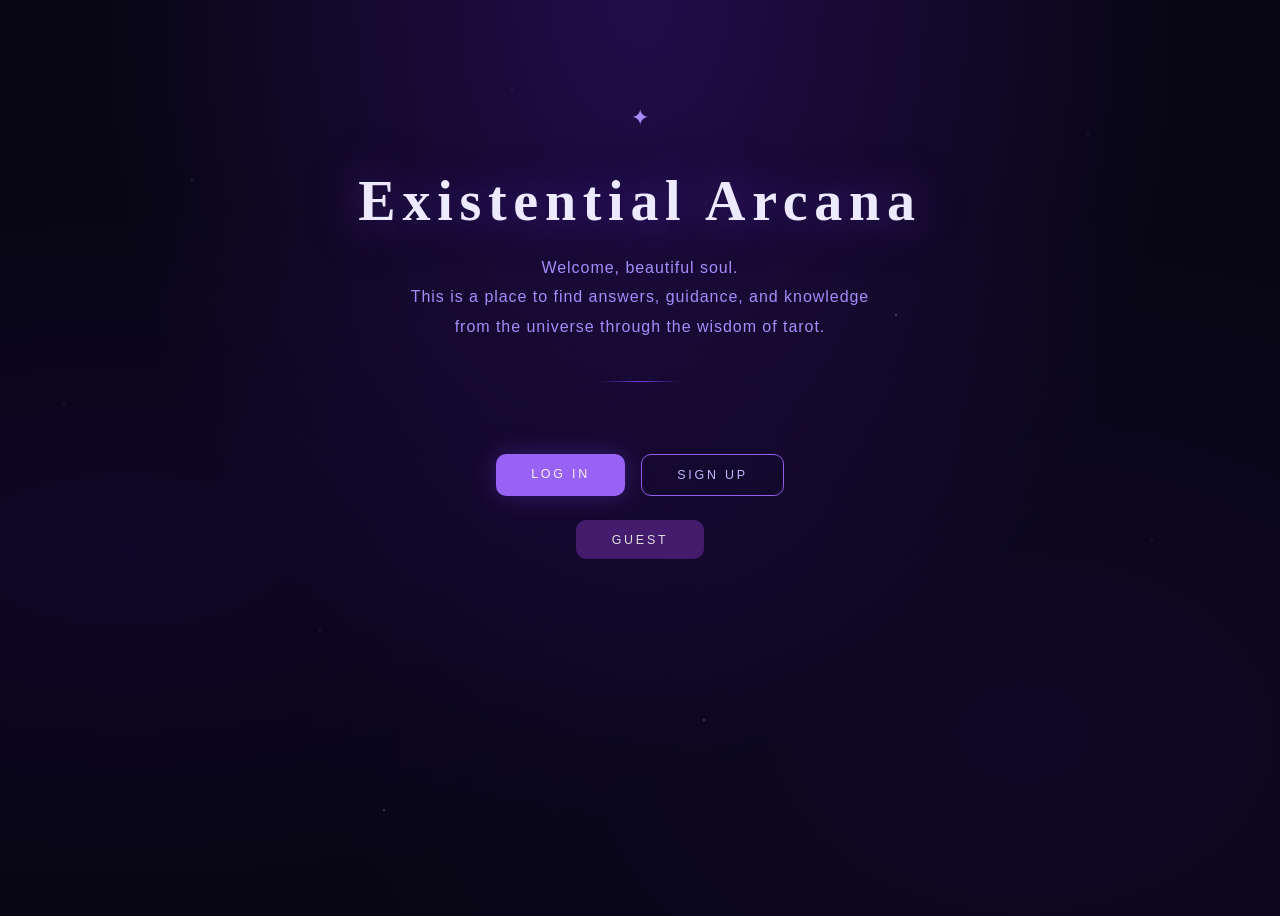
<file: index.html>
<!DOCTYPE html>
<html lang="en">
<head>
    <meta charset="UTF-8">
    <meta name="viewport" content="width=device-width, initial-scale=1.0">
    <link rel="stylesheet" href="styles.css">
    <title>Existential Arcana</title>
</head>
<body>
    <header>
        <h1>Existential Arcana</h1>
        <p>Welcome, beautiful soul.<br>This is a place to find answers, guidance, and knowledge from the universe through the wisdom of tarot.</p>
    </header>

    <div class="login-buttons">
        <a href="tarotlogin.html" class="btn">Log In</a>
        <a href="tarotsignup.html" class="btn">Sign Up</a>
    </div>
    <div class="guest-button">
        <a href="tarotdashboard.html" class="guest-btn">Guest</a>
    </div>
</body>
</html>
</file>
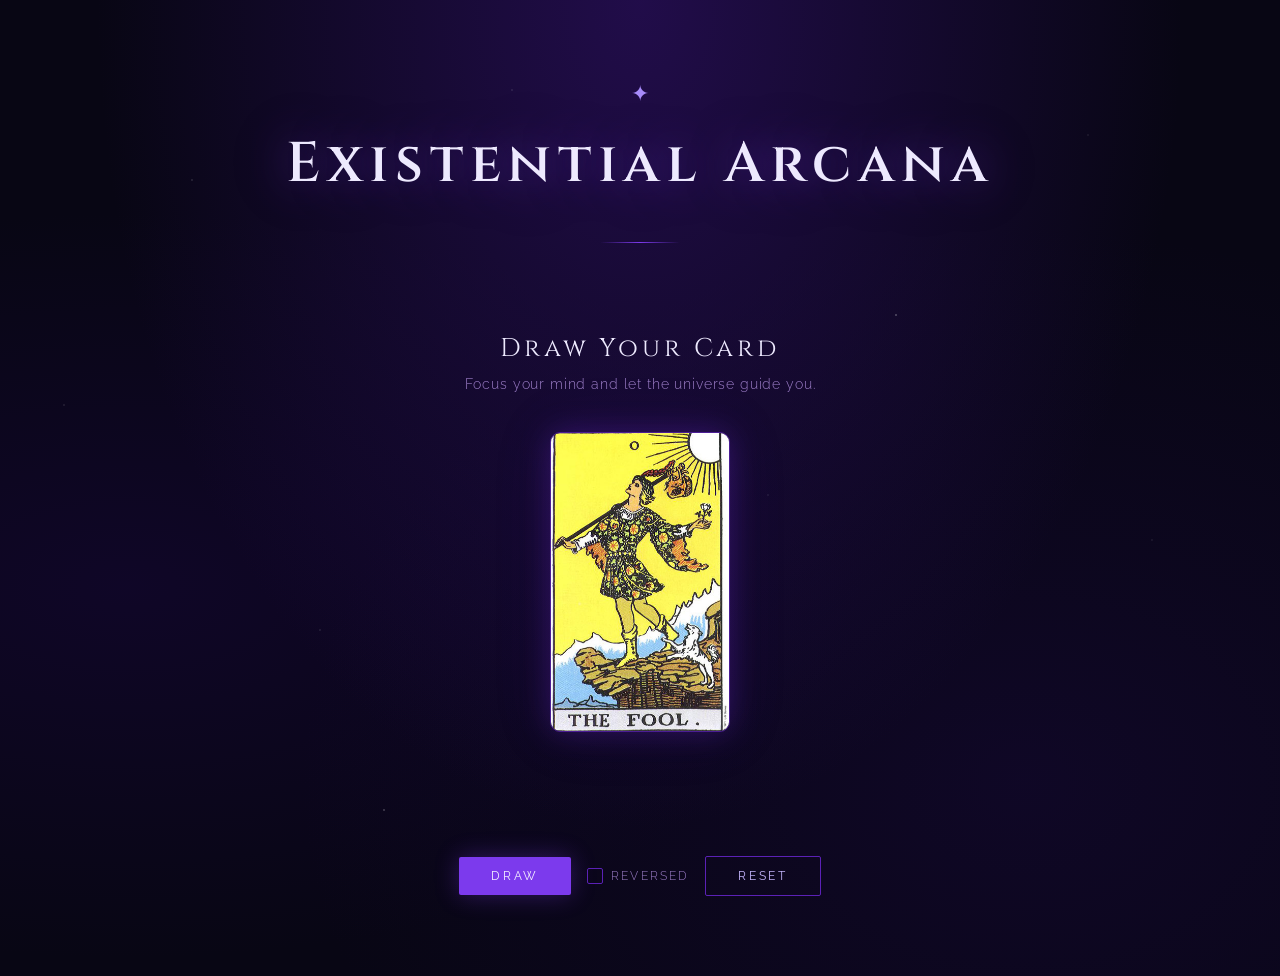
<file: tarotdashboard.html>
<!DOCTYPE html>
<html lang="en">
<head>
    <meta charset="UTF-8">
    <meta name="viewport" content="width=device-width, initial-scale=1.0">
    <link rel="stylesheet" href="style_1.css">
    <title>Existential Arcana</title>
</head>
<body>
    <header>
        <h1>Existential Arcana</h1>
    </header>

    <section class="card-draw">
        <h2>Draw Your Card</h2>
        <p class="card-draw-paragraph">Focus your mind and let the universe guide you.</p>

        <div class="card-display">
            <div class="card-face">
                <img src="cards/m00.jpg" alt="Tarot Card">
            </div>
        </div>

        <div class="card-info">
            <h3 class="card-name"></h3>
            <p class="card-meaning"></p>
        </div>

        <div class="card-controls">

            <button class="btn btn-draw">Draw</button>

            <label class="reversed-label">
                <input type="checkbox" class="reversed-checkbox">
                Reversed
            </label>

            <button class="btn btn-reset">Reset</button>

        </div>

    </section>

</body>
</html>
</file>
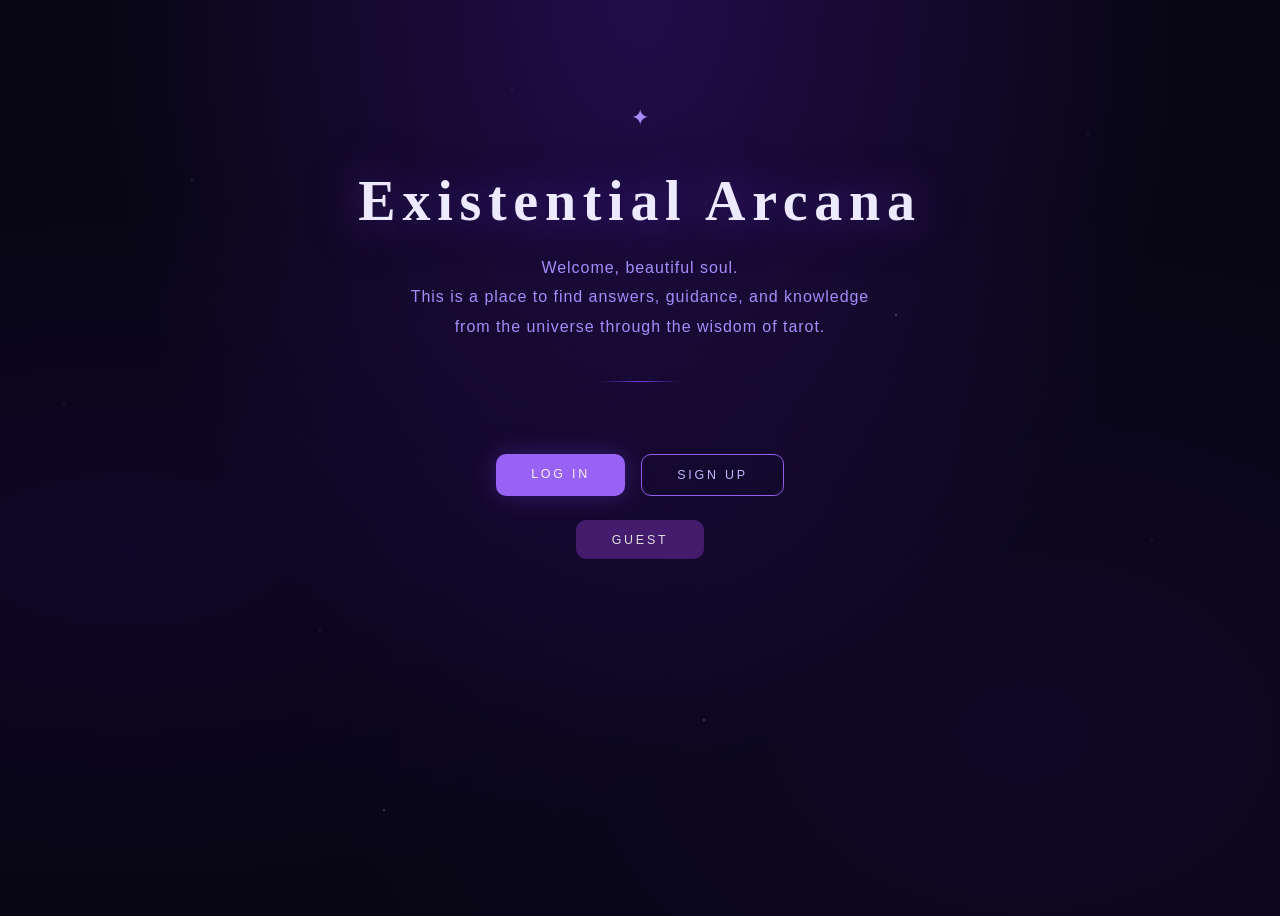
<file: tarotlanding.html>
<!DOCTYPE html>
<html lang="en">
<head>
    <meta charset="UTF-8">
    <meta name="viewport" content="width=device-width, initial-scale=1.0">
    <link rel="stylesheet" href="styles.css">
    <title>Existential Arcana</title>
</head>
<body>
    <header>
        <h1>Existential Arcana</h1>
        <p>Welcome, beautiful soul.<br>This is a place to find answers, guidance, and knowledge from the universe through the wisdom of tarot.</p>
    </header>

    <div class="login-buttons">
        <a href="tarotlogin.html" class="btn">Log In</a>
        <a href="tarotsignup.html" class="btn">Sign Up</a>
    </div>
    <div class="guest-button">
        <a href="tarotdashboard.html" class="guest-btn">Guest</a>
    </div>
</body>
</html>
</file>
<file: styles.css>
<<<<<<< HEAD
@import url('https://fonts.googleapis.com/css2?family=Cinzel:wght@400;600&family=Raleway:wght@300;400&display=swap');

*, *::before, *::after {
  box-sizing: border-box;
  margin: 0;
  padding: 0;
}

body {
  min-height: 100vh;
  background-color: #080614;
  background-image:
    radial-gradient(ellipse at 50% 0%, #2e1065aa 0%, transparent 60%),
    radial-gradient(ellipse at 80% 80%, #1e0a4a55 0%, transparent 50%),
    radial-gradient(ellipse at 10% 60%, #16063888 0%, transparent 45%);
  color: #f0e6ff;
  font-family: 'Raleway', sans-serif;
  font-weight: 300;
  overflow-x: hidden;
  cursor: default;
}

body::before {
  content: '';
  position: fixed;
  inset: 0;
  background-image:
    radial-gradient(1px 1px at 15% 20%, #ffffff55, transparent),
    radial-gradient(1px 1px at 40% 10%, #ffffff44, transparent),
    radial-gradient(1.5px 1.5px at 70% 35%, #ffffff66, transparent),
    radial-gradient(1px 1px at 85% 15%, #ffffff33, transparent),
    radial-gradient(1px 1px at 25% 70%, #ffffff44, transparent),
    radial-gradient(1.5px 1.5px at 55% 80%, #ffffff55, transparent),
    radial-gradient(1px 1px at 90% 60%, #ffffff33, transparent),
    radial-gradient(1px 1px at 5%  45%, #ffffff44, transparent),
    radial-gradient(1px 1px at 60% 55%, #ffffff33, transparent),
    radial-gradient(1.5px 1.5px at 30% 90%, #ffffff55, transparent);
  pointer-events: none;
  z-index: 0;
}

header {
  position: relative;
  z-index: 1;
  text-align: center;
  padding: 6rem 2rem 3rem;
}

header::before {
  content: '✦';
  display: block;
  font-size: 1.4rem;
  color: #a78bfa;
  margin-bottom: 1.25rem;
  animation: pulse 3s ease-in-out infinite;
}

@keyframes pulse {
  0%, 100% { opacity: 0.4; transform: scale(1); }
  50% { opacity: 1; transform: scale(1.15); }
}

header h1 {
  font-family: 'Cinzel', serif;
  font-size: clamp(2rem, 6vw, 3.5rem);
  font-weight: 600;
  letter-spacing: 0.12em;
  color: #ede9fe;
  text-shadow: 0 0 40px #7c3aed88, 0 0 80px #4c1d9544;
  margin-bottom: 1.25rem;
}

header p {
  font-size: clamp(0.85rem, 2vw, 1rem);
  color: #a78bfa;
  letter-spacing: 0.06em;
  line-height: 1.85;
  max-width: 480px;
  margin: 0 auto;
}

header::after {
  content: '';
  display: block;
  width: 80px;
  height: 1px;
  background: linear-gradient(to right, transparent, #7c3aed, transparent);
  margin: 2.5rem auto 0;
}

.login-buttons {
  position: relative;
  z-index: 1;
  display: flex;
  gap: 1rem;
  justify-content: center;
  padding: 1.5rem 2rem 0px;
}

.btn {
  font-family: 'Raleway', sans-serif;
  font-size: 0.78rem;
  font-weight: 400;
  letter-spacing: 0.22em;
  text-transform: uppercase;
  text-decoration: none;
  padding: 0.8rem 2.2rem;
  border-radius: 10px;
  transition: all 0.3s ease;
  display: inline-block;
}

.btn:first-child {
  background: #9862f5;
  color: #f5f0ff;
  box-shadow: 0 0 24px #7c3aed55;
}

.btn:last-child {
  background: transparent;
  color: #c4b5fd;
  border: 1px solid #935ee9;
}

.btn:hover {
  transform: translateY(-2px);
  opacity: 0.85;
}

.btn:first-child:hover {
  box-shadow: 0 0 36px #7c3aed88;
}

.guest-button {
  position: relative;
  z-index: 1;
  display: flex;
  gap: 1rem;
  justify-content: center;
  padding: 1.5rem 2rem 1rem;
}

.guest-btn {
  font-family: 'Raleway', sans-serif;
  font-size: 0.78rem;
  font-weight: 400;
  letter-spacing: 0.22em;
  text-transform: uppercase;
  text-decoration: none;
  padding: 0.8rem 2.2rem;
  border-radius: 10px;
  transition: all 0.3s ease;
  display: inline-block;
  background: rgb(182, 73, 255, 0.3);
  color: rgb(222, 221, 223);
}

.guest-btn:hover {
  background: rgb(182, 73, 255);
  transform: translateY(-2px);
=======
@import url('https://fonts.googleapis.com/css2?family=Cinzel:wght@400;600&family=Raleway:wght@300;400&display=swap');

/* ── Reset & Base ── */
*, *::before, *::after {
  box-sizing: border-box;
  margin: 0;
  padding: 0;
}

body {
  min-height: 100vh;
  background-color: #080614;
  background-image:
    radial-gradient(ellipse at 50% 0%, #2e1065aa 0%, transparent 60%),
    radial-gradient(ellipse at 80% 80%, #1e0a4a55 0%, transparent 50%),
    radial-gradient(ellipse at 10% 60%, #16063888 0%, transparent 45%);
  color: #f0e6ff;
  font-family: 'Raleway', sans-serif;
  font-weight: 300;
  overflow-x: hidden;
  cursor: default;
}

/* Subtle star field */
body::before {
  content: '';
  position: fixed;
  inset: 0;
  background-image:
    radial-gradient(1px 1px at 15% 20%, #ffffff55, transparent),
    radial-gradient(1px 1px at 40% 10%, #ffffff44, transparent),
    radial-gradient(1.5px 1.5px at 70% 35%, #ffffff66, transparent),
    radial-gradient(1px 1px at 85% 15%, #ffffff33, transparent),
    radial-gradient(1px 1px at 25% 70%, #ffffff44, transparent),
    radial-gradient(1.5px 1.5px at 55% 80%, #ffffff55, transparent),
    radial-gradient(1px 1px at 90% 60%, #ffffff33, transparent),
    radial-gradient(1px 1px at 5%  45%, #ffffff44, transparent),
    radial-gradient(1px 1px at 60% 55%, #ffffff33, transparent),
    radial-gradient(1.5px 1.5px at 30% 90%, #ffffff55, transparent);
  pointer-events: none;
  z-index: 0;
}

/* ── Header ── */
header {
  position: relative;
  z-index: 1;
  text-align: center;
  padding: 6rem 2rem 3rem;
}

header::before {
  content: '✦';
  display: block;
  font-size: 1.4rem;
  color: #a78bfa;
  margin-bottom: 1.25rem;
  animation: pulse 3s ease-in-out infinite;
}

@keyframes pulse {
  0%, 100% { opacity: 0.4; transform: scale(1); }
  50% { opacity: 1; transform: scale(1.15); }
}

header h1 {
  font-family: 'Cinzel', serif;
  font-size: clamp(2rem, 6vw, 3.5rem);
  font-weight: 600;
  letter-spacing: 0.12em;
  color: #ede9fe;
  text-shadow: 0 0 40px #7c3aed88, 0 0 80px #4c1d9544;
  margin-bottom: 1.25rem;
}

header p {
  font-size: clamp(0.85rem, 2vw, 1rem);
  color: #a78bfa;
  letter-spacing: 0.06em;
  line-height: 1.85;
  max-width: 480px;
  margin: 0 auto;
}

/* Thin divider line below header */
header::after {
  content: '';
  display: block;
  width: 80px;
  height: 1px;
  background: linear-gradient(to right, transparent, #7c3aed, transparent);
  margin: 2.5rem auto 0;
}

.login-buttons {
  position: relative;
  z-index: 1;
  display: flex;
  gap: 1rem;
  justify-content: center;
  padding: 1.5rem 2rem 0px;
}

.btn {
  font-family: 'Raleway', sans-serif;
  font-size: 0.78rem;
  font-weight: 400;
  letter-spacing: 0.22em;
  text-transform: uppercase;
  text-decoration: none;
  padding: 0.8rem 2.2rem;
  border-radius: 10px;
  transition: all 0.3s ease;
  display: inline-block;
}

.btn:first-child {
  background: #9862f5;
  color: #f5f0ff;
  box-shadow: 0 0 24px #7c3aed55;
}

.btn:last-child {
  background: transparent;
  color: #c4b5fd;
  border: 1px solid #935ee9;
}

.btn:hover {
  transform: translateY(-2px);
  opacity: 0.85;
}

.btn:first-child:hover {
  box-shadow: 0 0 36px #7c3aed88;
}

.guest-button {
  position: relative;
  z-index: 1;
  display: flex;
  gap: 1rem;
  justify-content: center;
  padding: 1.5rem 2rem 1rem;
}

.guest-btn {
  font-family: 'Raleway', sans-serif;
  font-size: 0.78rem;
  font-weight: 400;
  letter-spacing: 0.22em;
  text-transform: uppercase;
  text-decoration: none;
  padding: 0.8rem 2.2rem;
  border-radius: 10px;
  transition: all 0.3s ease;
  display: inline-block;
  background: rgb(182, 73, 255, 0.3);
  color: rgb(222, 221, 223);
}

.guest-btn:hover {
  background: rgb(182, 73, 255);
  transform: translateY(-2px);
>>>>>>> 5512ed72986313976bcc326a122303900c3c10d7
}
</file>
<file: style_1.css>
@import url('https://fonts.googleapis.com/css2?family=Cinzel:wght@400;600&family=Raleway:wght@300;400&display=swap');

/* ── Reset & Base ── */
*, *::before, *::after {
  box-sizing: border-box;
  margin: 0;
  padding: 0;
}

body {
  min-height: 100vh;
  background-color: #080614;
  background-image:
    radial-gradient(ellipse at 50% 0%, #2e1065aa 0%, transparent 60%),
    radial-gradient(ellipse at 80% 80%, #1e0a4a55 0%, transparent 50%),
    radial-gradient(ellipse at 10% 60%, #16063888 0%, transparent 45%);
  color: #f0e6ff;
  font-family: 'Raleway', sans-serif;
  font-weight: 300;
  overflow-x: hidden;
  cursor: default;
}

/* Subtle star field */
body::before {
  content: '';
  position: fixed;
  inset: 0;
  background-image:
    radial-gradient(1px 1px at 15% 20%, #ffffff55, transparent),
    radial-gradient(1px 1px at 40% 10%, #ffffff44, transparent),
    radial-gradient(1.5px 1.5px at 70% 35%, #ffffff66, transparent),
    radial-gradient(1px 1px at 85% 15%, #ffffff33, transparent),
    radial-gradient(1px 1px at 25% 70%, #ffffff44, transparent),
    radial-gradient(1.5px 1.5px at 55% 80%, #ffffff55, transparent),
    radial-gradient(1px 1px at 90% 60%, #ffffff33, transparent),
    radial-gradient(1px 1px at 5%  45%, #ffffff44, transparent),
    radial-gradient(1px 1px at 60% 55%, #ffffff33, transparent),
    radial-gradient(1.5px 1.5px at 30% 90%, #ffffff55, transparent);
  pointer-events: none;
  z-index: 0;
}

/* ── Header ── */
header {
  position: relative;
  z-index: 1;
  text-align: center;
  padding: 5rem 2rem 2.5rem;
}

header::before {
  content: '✦';
  display: block;
  font-size: 1.4rem;
  color: #a78bfa;
  margin-bottom: 1.25rem;
  animation: pulse 3s ease-in-out infinite;
}

@keyframes pulse {
  0%, 100% { opacity: 0.4; transform: scale(1); }
  50% { opacity: 1; transform: scale(1.15); }
}

header h1 {
  font-family: 'Cinzel', serif;
  font-size: clamp(2rem, 6vw, 3.5rem);
  font-weight: 600;
  letter-spacing: 0.12em;
  color: #ede9fe;
  text-shadow: 0 0 40px #7c3aed88, 0 0 80px #4c1d9544;
  margin-bottom: 1.25rem;
}

header p {
  font-size: clamp(0.85rem, 2vw, 1rem);
  color: #a78bfa;
  letter-spacing: 0.06em;
  line-height: 1.85;
  max-width: 480px;
  margin: 0 auto;
}

header::after {
  content: '';
  display: block;
  width: 80px;
  height: 1px;
  background: linear-gradient(to right, transparent, #7c3aed, transparent);
  margin: 2.5rem auto 0;
}

/* ── Card Draw Section ── */
.card-draw {
  position: relative;
  z-index: 1;
  text-align: center;
  padding: 3rem 2rem 5rem;
  max-width: 520px;
  margin: 0 auto;
}

.card-draw h2 {
  font-family: 'Cinzel', serif;
  font-size: clamp(1.2rem, 3vw, 1.6rem);
  font-weight: 400;
  letter-spacing: 0.15em;
  color: #ede9fe;
  margin-bottom: 0.6rem;
}

.card-draw-paragraph {
  font-size: 0.88rem;
  color: #9d7ec9;
  letter-spacing: 0.06em;
  margin-bottom: 2.5rem;
}

/* ── Card Display ── */
.card-display {
  margin: 0 auto 2rem;
  width: 180px;
}

.card-face {
  width: 180px;
  height: 300px;
  border-radius: 10px;
  overflow: hidden;
  border: 1px solid #4c1d95;
  box-shadow:
    0 0 30px #7c3aed44,
    0 0 60px #4c1d9522;
}

.card-face img {
  width: 100%;
  height: 100%;
  object-fit: cover;
  display: block;
}

/* ── Card Info ── */
.card-info {
  min-height: 60px;
  margin-bottom: 2rem;
}

.card-name {
  font-family: 'Cinzel', serif;
  font-size: 1.1rem;
  font-weight: 400;
  letter-spacing: 0.12em;
  color: #c4b5fd;
  margin-bottom: 0.5rem;
}

.card-meaning {
  font-size: 0.88rem;
  color: #9d7ec9;
  line-height: 1.8;
  letter-spacing: 0.04em;
}

/* ── Card Controls ── */
.card-controls {
  display: flex;
  align-items: center;
  justify-content: center;
  gap: 1rem;
  flex-wrap: wrap;
}

.btn {
  font-family: 'Raleway', sans-serif;
  font-size: 0.75rem;
  font-weight: 400;
  letter-spacing: 0.22em;
  text-transform: uppercase;
  text-decoration: none;
  padding: 0.75rem 2rem;
  border-radius: 2px;
  border: none;
  cursor: pointer;
  transition: all 0.3s ease;
}

.btn-draw {
  background: #7c3aed;
  color: #f5f0ff;
  box-shadow: 0 0 24px #7c3aed55;
}

.btn-draw:hover {
  transform: translateY(-2px);
  box-shadow: 0 0 36px #7c3aed88;
}

.btn-reset {
  background: transparent;
  color: #c4b5fd;
  border: 1px solid #5b21b6;
}

.btn-reset:hover {
  transform: translateY(-2px);
  opacity: 0.8;
}

/* ── Reversed Checkbox ── */
.reversed-label {
  display: flex;
  align-items: center;
  gap: 0.5rem;
  font-size: 0.75rem;
  letter-spacing: 0.18em;
  text-transform: uppercase;
  color: #9d7ec9;
  cursor: pointer;
  user-select: none;
}

.reversed-checkbox {
  appearance: none;
  -webkit-appearance: none;
  width: 16px;
  height: 16px;
  border: 1px solid #5b21b6;
  border-radius: 2px;
  background: transparent;
  cursor: pointer;
  position: relative;
  transition: all 0.2s ease;
}

.reversed-checkbox:checked {
  background: #7c3aed;
  border-color: #7c3aed;
}

.reversed-checkbox:checked::after {
  content: '✓';
  position: absolute;
  top: 50%;
  left: 50%;
  transform: translate(-50%, -50%);
  color: white;
  font-size: 10px;
  line-height: 1;
}
</file>
